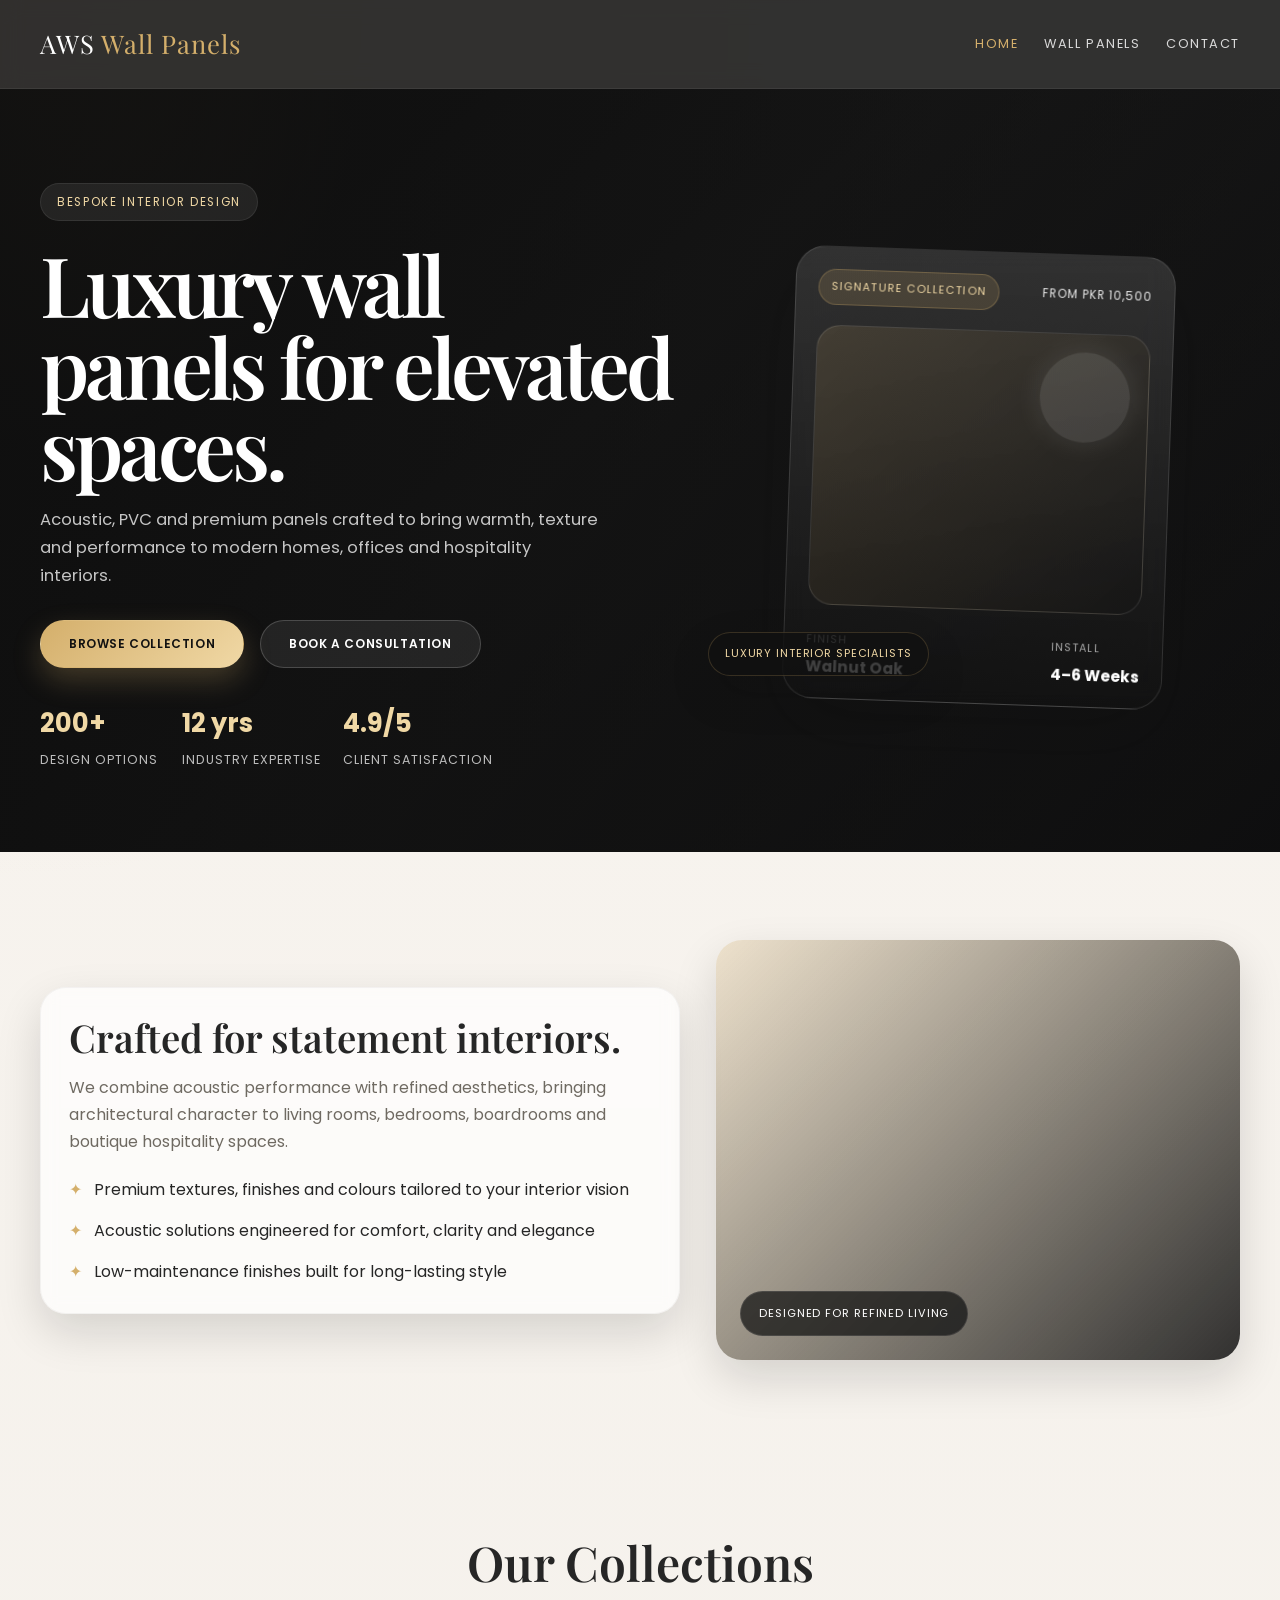
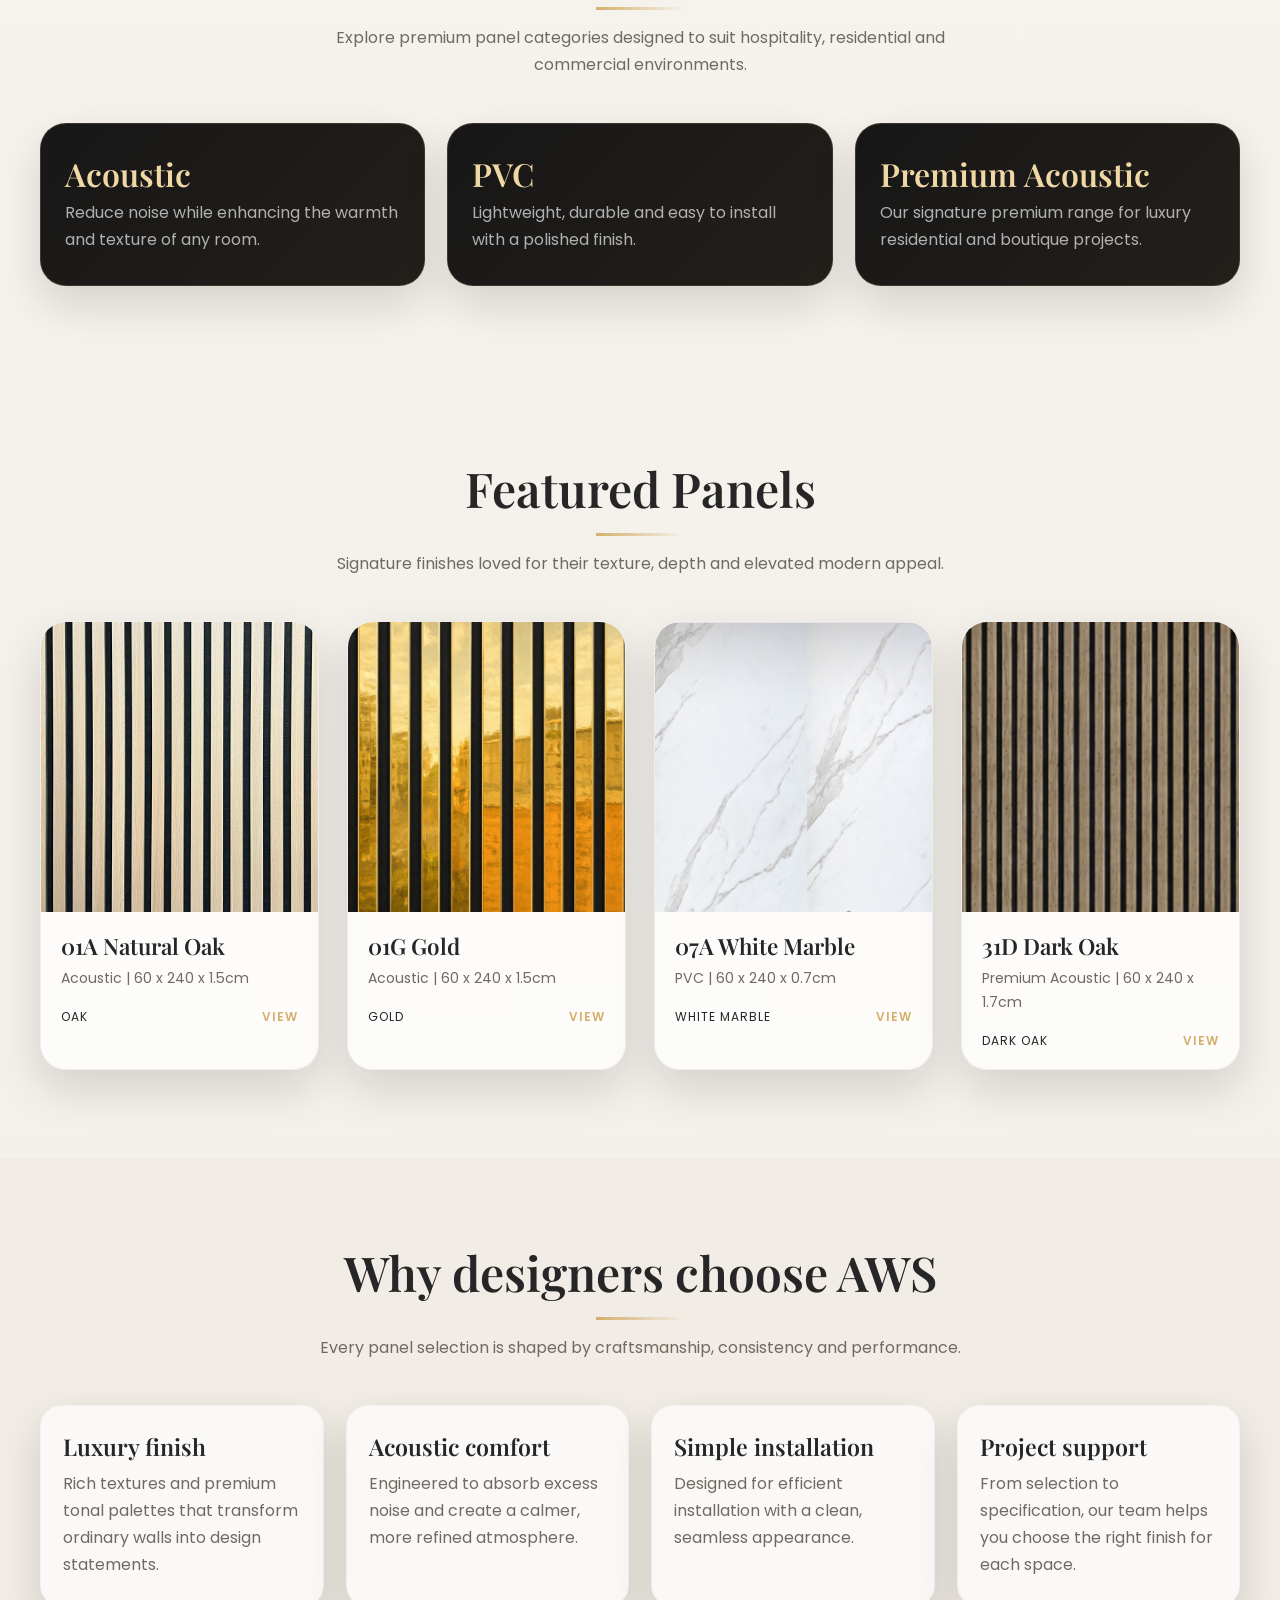
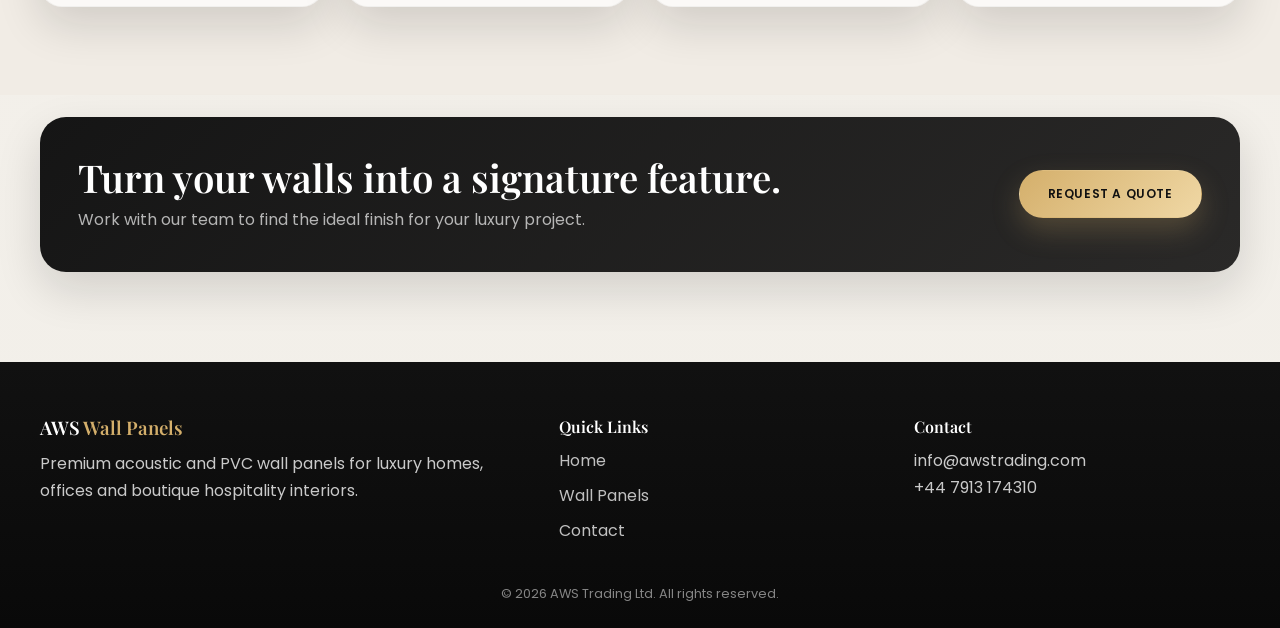
<file: index.html>
<!DOCTYPE html>
<html lang="en">

<head>
  <meta charset="UTF-8">
  <meta name="viewport" content="width=device-width, initial-scale=1.0">
  <meta name="description" content="Luxury wall panels, acoustic finishes and premium interior solutions by AWS Trading Ltd.">
  <meta name="theme-color" content="#111111">
  <title>Luxury Wall Panels | AWS Trading Ltd</title>

  <link rel="preconnect" href="https://fonts.googleapis.com">
  <link rel="preconnect" href="https://fonts.gstatic.com" crossorigin>
  <link href="https://fonts.googleapis.com/css2?family=Playfair+Display:wght@500;600;700&family=Poppins:wght@300;400;500;600;700&display=swap" rel="stylesheet">
  <link rel="stylesheet" href="css/style.css">
</head>

<body>
  <header class="header">
    <div class="container nav">
      <a href="index.html" class="logo">AWS <span>Wall Panels</span></a>
      <nav id="menu" aria-label="Main navigation"></nav>
      <button class="menu-btn" id="menuBtn" aria-label="Toggle navigation">&#9776;</button>
    </div>
  </header>

  <section class="hero">
    <div class="container hero-shell">
      <div class="hero-content reveal">
        <div class="eyebrow">Bespoke interior design</div>
        <h1>Luxury wall panels for elevated spaces.</h1>
        <p>Acoustic, PVC and premium panels crafted to bring warmth, texture and performance to modern homes, offices and hospitality interiors.</p>
        <div class="hero-actions">
          <a href="panels.html" class="btn">Browse Collection</a>
          <a href="contact.html" class="btn btn-secondary">Book a Consultation</a>
        </div>
        <div class="hero-stats">
          <div class="stat">
            <strong>200+</strong>
            <span>Design options</span>
          </div>
          <div class="stat">
            <strong>12 yrs</strong>
            <span>Industry expertise</span>
          </div>
          <div class="stat">
            <strong>4.9/5</strong>
            <span>Client satisfaction</span>
          </div>
        </div>
      </div>

      <div class="hero-visual reveal" aria-label="Luxury panel showroom">
        <div class="showcase-card">
          <div class="showcase-top">
            <span class="chip">Signature Collection</span>
            <span class="price">From PKR 10,500</span>
          </div>
          <div class="showcase-art" aria-hidden="true"></div>
          <div class="showcase-meta">
            <div>
              <span class="label">Finish</span>
              <strong>Walnut Oak</strong>
            </div>
            <div>
              <span class="label">Install</span>
              <strong>4–6 Weeks</strong>
            </div>
          </div>
        </div>
        <div class="floating-badge">Luxury interior specialists</div>
      </div>
    </div>
  </section>

  <section class="section">
    <div class="container">
      <div class="story-grid">
        <div class="story-panel reveal">
          <h3>Crafted for statement interiors.</h3>
          <p>We combine acoustic performance with refined aesthetics, bringing architectural character to living rooms, bedrooms, boardrooms and boutique hospitality spaces.</p>
          <ul class="feature-list">
            <li>Premium textures, finishes and colours tailored to your interior vision</li>
            <li>Acoustic solutions engineered for comfort, clarity and elegance</li>
            <li>Low-maintenance finishes built for long-lasting style</li>
          </ul>
        </div>
        <div class="story-visual reveal" aria-label="Luxury interior showcase"></div>
      </div>
    </div>
  </section>

  <section class="section">
    <div class="container">
      <div class="section-header">
        <h2 class="section-title">Our Collections</h2>
        <p>Explore premium panel categories designed to suit hospitality, residential and commercial environments.</p>
      </div>
      <div class="type-grid">
        <a href="panels.html?type=Acoustic" class="type-card reveal">
          <h3>Acoustic</h3>
          <p>Reduce noise while enhancing the warmth and texture of any room.</p>
        </a>
        <a href="panels.html?type=PVC" class="type-card reveal">
          <h3>PVC</h3>
          <p>Lightweight, durable and easy to install with a polished finish.</p>
        </a>
        <a href="panels.html?type=Premium Acoustic" class="type-card reveal">
          <h3>Premium Acoustic</h3>
          <p>Our signature premium range for luxury residential and boutique projects.</p>
        </a>
      </div>
    </div>
  </section>

  <section class="section">
    <div class="container">
      <div class="section-header">
        <h2 class="section-title">Featured Panels</h2>
        <p>Signature finishes loved for their texture, depth and elevated modern appeal.</p>
      </div>
      <div class="product-grid" id="featuredGrid"></div>
    </div>
  </section>

  <section class="benefits section">
    <div class="container">
      <div class="section-header">
        <h2 class="section-title">Why designers choose AWS</h2>
        <p>Every panel selection is shaped by craftsmanship, consistency and performance.</p>
      </div>
      <div class="benefit-grid">
        <div class="benefit-card reveal">
          <h3>Luxury finish</h3>
          <p>Rich textures and premium tonal palettes that transform ordinary walls into design statements.</p>
        </div>
        <div class="benefit-card reveal">
          <h3>Acoustic comfort</h3>
          <p>Engineered to absorb excess noise and create a calmer, more refined atmosphere.</p>
        </div>
        <div class="benefit-card reveal">
          <h3>Simple installation</h3>
          <p>Designed for efficient installation with a clean, seamless appearance.</p>
        </div>
        <div class="benefit-card reveal">
          <h3>Project support</h3>
          <p>From selection to specification, our team helps you choose the right finish for each space.</p>
        </div>
      </div>
    </div>
  </section>

  <section class="cta-banner">
    <div class="container">
      <div class="cta-box reveal">
        <div>
          <h3>Turn your walls into a signature feature.</h3>
          <p>Work with our team to find the ideal finish for your luxury project.</p>
        </div>
        <a href="contact.html" class="btn">Request a Quote</a>
      </div>
    </div>
  </section>

  <footer class="footer">
    <div class="container footer-box">
      <div>
        <h3>AWS <span>Wall Panels</span></h3>
        <p>Premium acoustic and PVC wall panels for luxury homes, offices and boutique hospitality interiors.</p>
      </div>
      <div>
        <h4>Quick Links</h4>
        <a href="index.html">Home</a>
        <a href="panels.html">Wall Panels</a>
        <a href="contact.html">Contact</a>
      </div>
      <div>
        <h4>Contact</h4>
        <p>info@awstrading.com</p>
        <p>+44 7913 174310</p>
      </div>
    </div>
    <p class="copyright">&copy; 2026 AWS Trading Ltd. All rights reserved.</p>
  </footer>

  <script src="js/menu.js"></script>
  <script src="js/home.js"></script>
</body>

</html>
</file>
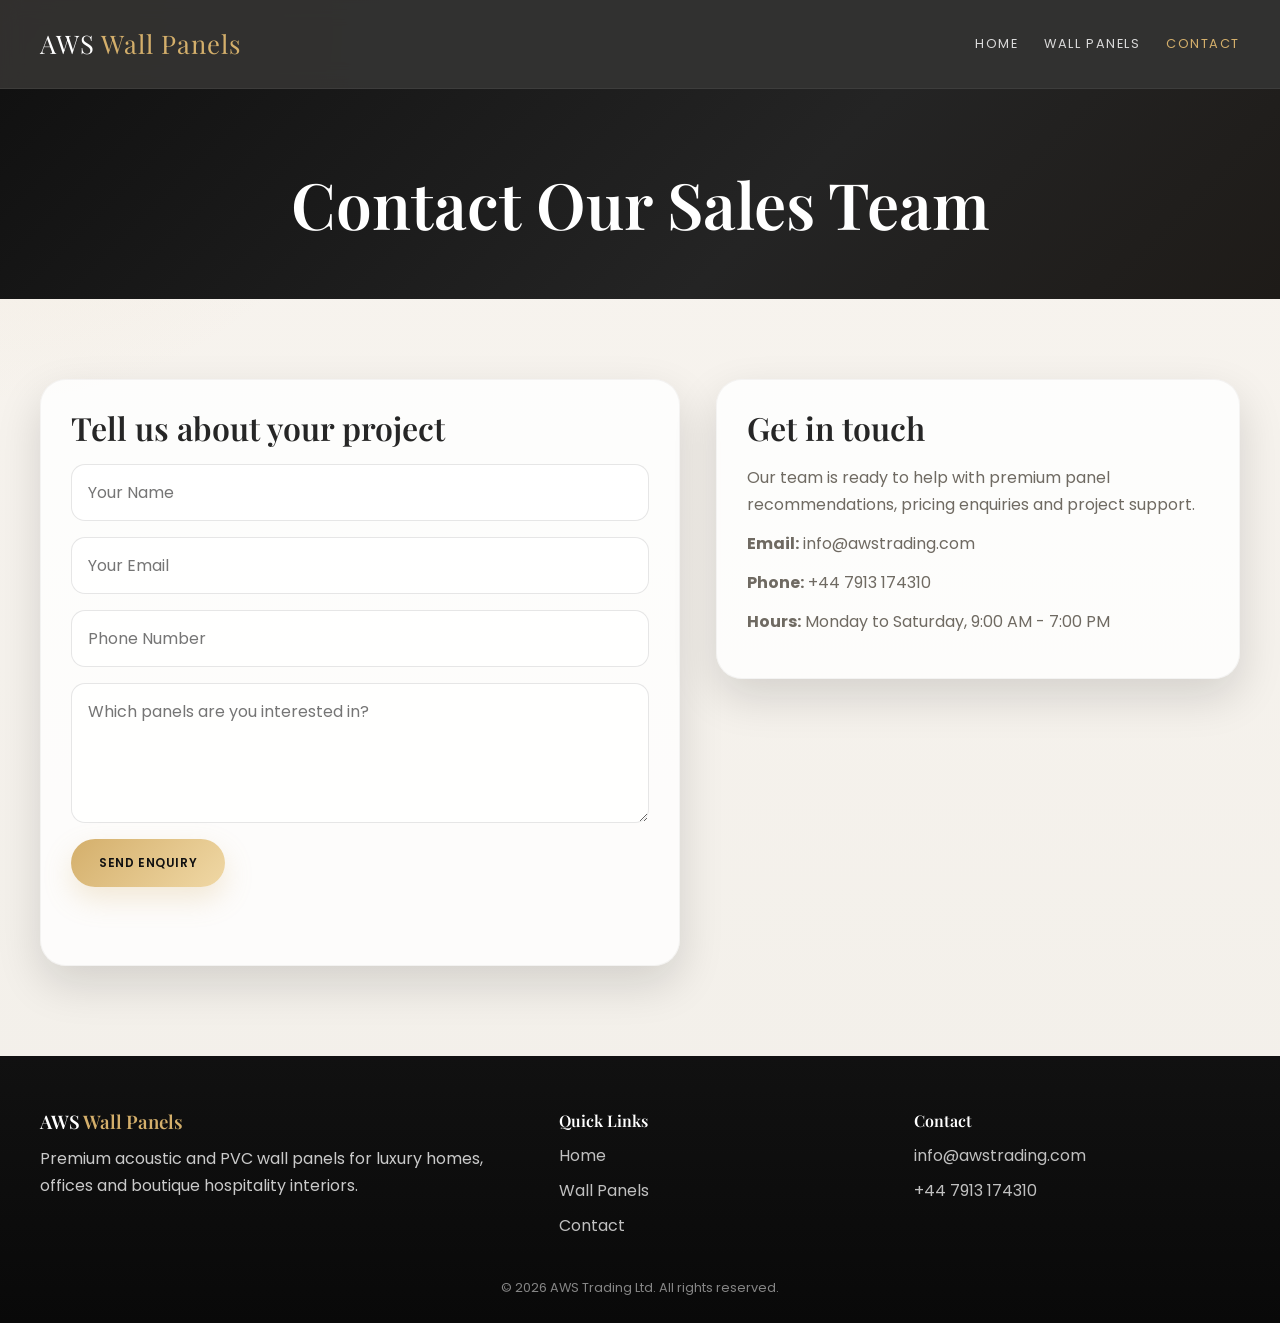
<file: contact.html>
<!DOCTYPE html>
<html lang="en">

<head>
  <meta charset="UTF-8">
  <meta name="viewport" content="width=device-width, initial-scale=1.0">
  <meta name="description"
    content="Contact AWS Trading Ltd for premium wall panels, acoustic finishes and interior design consultations.">
  <title>Contact | AWS Trading Ltd</title>

  <link rel="icon"
    href="data:image/svg+xml,<svg xmlns='http://www.w3.org/2000/svg' viewBox='0 0 100 100'><rect width='100' height='100' fill='%23111'/><text x='50' y='68' font-size='55' text-anchor='middle' fill='%23d4af6b' font-family='serif'>A</text></svg>">
  <link rel="preconnect" href="https://fonts.googleapis.com">
  <link rel="preconnect" href="https://fonts.gstatic.com" crossorigin>
  <link
    href="https://fonts.googleapis.com/css2?family=Playfair+Display:wght@500;600;700&family=Poppins:wght@300;400;500;600;700&display=swap"
    rel="stylesheet">
  <link rel="stylesheet" href="css/style.css">
</head>

<body>
  <header class="header">
    <div class="container nav">
      <a href="index.html" class="logo">AWS <span>Wall Panels</span></a>
      <nav id="menu" aria-label="Main navigation"></nav>
      <button class="menu-btn" id="menuBtn" aria-label="Toggle navigation">&#9776;</button>
    </div>
  </header>

  <section class="page-title">
    <div class="container">
      <h1>Contact Our Sales Team</h1>
    </div>
  </section>

  <section class="contact">
    <div class="container contact-grid">
      <div class="contact-panel">
        <h3>Tell us about your project</h3>
        <form class="contact-form" id="contactForm">
          <input type="text" name="name" placeholder="Your Name" required>
          <input type="email" name="email" placeholder="Your Email" required>
          <input type="tel" name="phone" placeholder="Phone Number">
          <textarea name="message" placeholder="Which panels are you interested in?" required></textarea>
          <button type="submit" class="btn">Send Enquiry</button>
          <p id="formStatus" class="form-status" aria-live="polite"></p>
        </form>
      </div>

      <div class="contact-info-box">
        <h3>Get in touch</h3>
        <p>Our team is ready to help with premium panel recommendations, pricing enquiries and project support.</p>
        <p><strong>Email:</strong> <a href="mailto:info@awstrading.com">info@awstrading.com</a></p>
        <p><strong>Phone:</strong><a href="https://wa.me/447913174310"> +44 7913 174310</a></p>
        <p><strong>Hours:</strong> Monday to Saturday, 9:00 AM - 7:00 PM</p>
      </div>
    </div>
  </section>

  <footer class="footer">
    <div class="container footer-box">
      <div>
        <h3>AWS <span>Wall Panels</span></h3>
        <p>Premium acoustic and PVC wall panels for luxury homes, offices and boutique hospitality interiors.</p>
      </div>
      <div>
        <h4>Quick Links</h4>
        <a href="index.html">Home</a>
        <a href="panels.html">Wall Panels</a>
        <a href="contact.html">Contact</a>
      </div>
      <div>
        <h4>Contact</h4>
        <a href="mailto:info@awstrading.com">info@awstrading.com</a>
        <!-- <p>+44 7913 174310</p> -->
        <a href="https://wa.me/447913174310">
          <p>+44 7913 174310</p>
        </a>
      </div>
    </div>
    <p class="copyright">&copy; 2026 AWS Trading Ltd. All rights reserved.</p>
  </footer>

  <script src="js/menu.js"></script>
  <script>
    const contactForm = document.getElementById('contactForm');
    const formStatus = document.getElementById('formStatus');

    if (contactForm && formStatus) {
      contactForm.addEventListener('submit', function (event) {
        event.preventDefault();
        formStatus.textContent = 'Thank you! Your enquiry has been received. Our team will contact you soon.';
        contactForm.reset();
      });
    }
  </script>
</body>

</html>
</file>
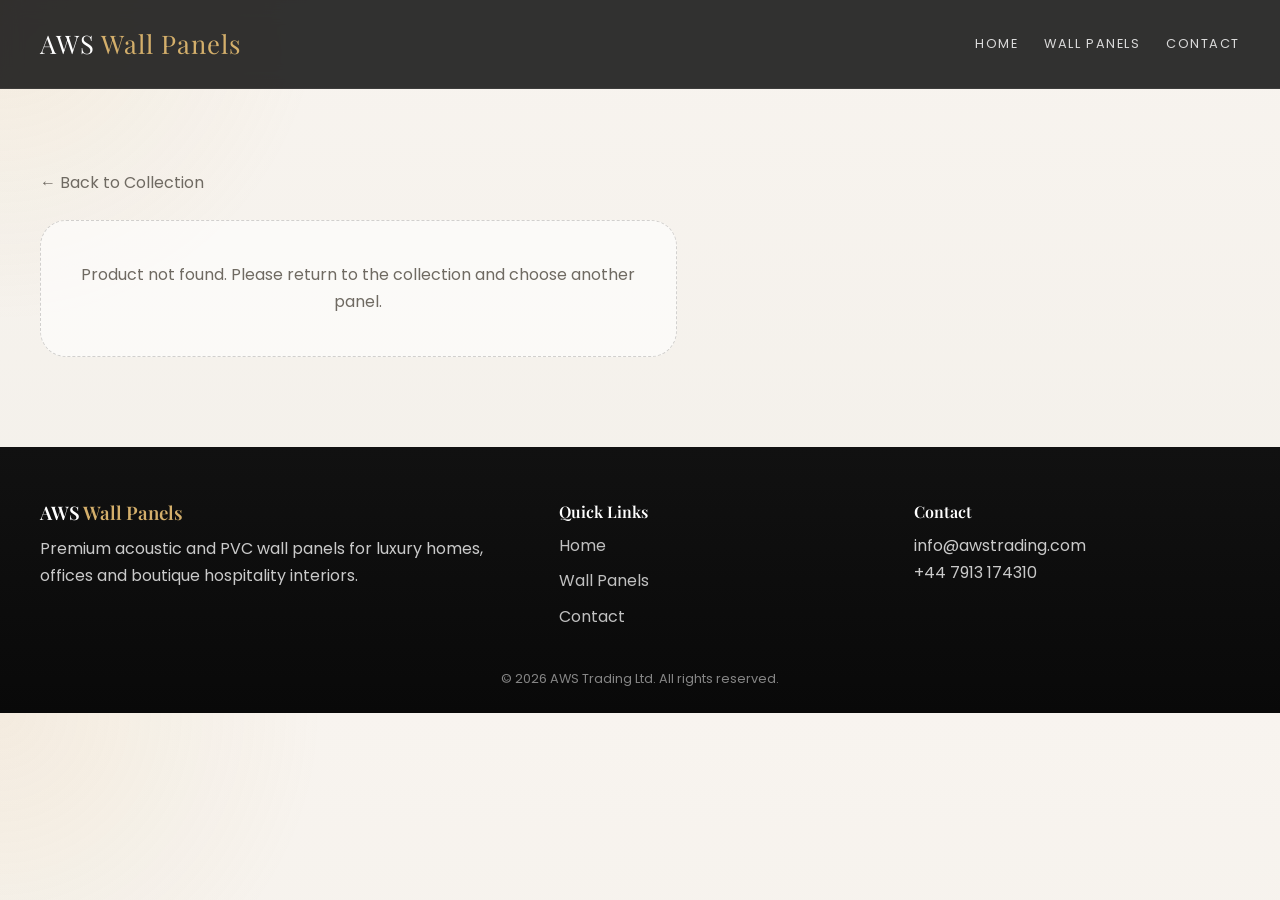
<file: product.html>
<!DOCTYPE html>
<html lang="en">

<head>
  <meta charset="UTF-8">
  <meta name="viewport" content="width=device-width, initial-scale=1.0">
  <meta name="description" content="Product details for premium wall panel finishes by AWS Trading Ltd.">
  <title>Product Details | AWS Trading Ltd</title>

  <link rel="preconnect" href="https://fonts.googleapis.com">
  <link rel="preconnect" href="https://fonts.gstatic.com" crossorigin>
  <link href="https://fonts.googleapis.com/css2?family=Playfair+Display:wght@500;600;700&family=Poppins:wght@300;400;500;600;700&display=swap" rel="stylesheet">
  <link rel="stylesheet" href="css/style.css">
</head>

<body>
  <header class="header">
    <div class="container nav">
      <a href="index.html" class="logo">AWS <span>Wall Panels</span></a>
      <nav id="menu" aria-label="Main navigation"></nav>
      <button class="menu-btn" id="menuBtn" aria-label="Toggle navigation">&#9776;</button>
    </div>
  </header>

  <section class="detail">
    <div class="container">
      <a href="panels.html" class="back">&larr; Back to Collection</a>
      <div class="detail-layout" id="detailBox"></div>
    </div>
  </section>

  <footer class="footer">
    <div class="container footer-box">
      <div>
        <h3>AWS <span>Wall Panels</span></h3>
        <p>Premium acoustic and PVC wall panels for luxury homes, offices and boutique hospitality interiors.</p>
      </div>
      <div>
        <h4>Quick Links</h4>
        <a href="index.html">Home</a>
        <a href="panels.html">Wall Panels</a>
        <a href="contact.html">Contact</a>
      </div>
      <div>
        <h4>Contact</h4>
        <p>info@awstrading.com</p>
        <p>+44 7913 174310</p>
      </div>
    </div>
    <p class="copyright">&copy; 2026 AWS Trading Ltd. All rights reserved.</p>
  </footer>

  <script src="js/menu.js"></script>
  <script src="js/product.js"></script>
</body>

</html>
</file>
<file: css/style.css>
:root {
  --black: #111111;
  --charcoal: #1b1b1b;
  --charcoal-soft: #272727;
  --gold: #d4af6b;
  --gold-soft: #f0d8a5;
  --ivory: #f7f3ee;
  --stone: #dfe0dc;
  --text: #262626;
  --muted: #6f6a62;
  --white: #ffffff;
  --shadow: 0 18px 45px rgba(17, 17, 17, 0.14);
  --shadow-lg: 0 28px 72px rgba(17, 17, 17, 0.2);
  --radius: 26px;
  --font-heading: 'Playfair Display', serif;
  --font-body: 'Poppins', sans-serif;
}

* {
  box-sizing: border-box;
  margin: 0;
  padding: 0;
}

html {
  scroll-behavior: smooth;
}

body {
  font-family: var(--font-body);
  line-height: 1.7;
  color: var(--text);
  background:
    radial-gradient(circle at top left, rgba(212, 175, 107, 0.12), transparent 22%),
    linear-gradient(180deg, #f8f4ef 0%, #f2efe9 100%);
}

img {
  display: block;
  max-width: 100%;
}

button,
input,
textarea,
select {
  font: inherit;
}

a {
  color: inherit;
  text-decoration: none;
}

h1,
h2,
h3,
h4 {
  font-family: var(--font-heading);
  line-height: 1.1;
  font-weight: 600;
}

.container {
  width: min(1200px, calc(100% - 32px));
  margin: 0 auto;
}

.reveal {
  opacity: 0;
  transform: translateY(28px);
  transition: opacity 0.8s ease, transform 0.8s ease;
}

.reveal.visible {
  opacity: 1;
  transform: translateY(0);
}

.btn {
  display: inline-flex;
  align-items: center;
  justify-content: center;
  min-height: 48px;
  padding: 0 28px;
  border-radius: 999px;
  border: 1px solid transparent;
  background: linear-gradient(135deg, var(--gold), var(--gold-soft));
  color: var(--black);
  font-weight: 600;
  letter-spacing: 0.05em;
  text-transform: uppercase;
  font-size: 12px;
  transition: transform 0.25s ease, box-shadow 0.25s ease, background 0.25s ease;
  box-shadow: 0 12px 28px rgba(212, 175, 107, 0.25);
}

.btn:hover {
  transform: translateY(-2px) scale(1.02);
  box-shadow: 0 18px 38px rgba(212, 175, 107, 0.36);
}

.btn-secondary {
  background: rgba(255, 255, 255, 0.08);
  border-color: rgba(255, 255, 255, 0.18);
  color: var(--white);
  box-shadow: none;
}

.page-title {
  background: linear-gradient(135deg, #111111, #242424 60%, #1e1b18);
  color: var(--white);
  padding: 80px 0 60px;
  text-align: center;
}

.page-title h1 {
  font-size: clamp(2.3rem, 5vw, 4rem);
}

.section {
  padding: 88px 0;
}

.section-header {
  max-width: 700px;
  margin: 0 auto 44px;
  text-align: center;
}

.section-header p {
  color: var(--muted);
}

.section-title {
  font-size: clamp(2rem, 4vw, 3rem);
  margin-bottom: 14px;
}

.section-title::after {
  content: '';
  width: 88px;
  height: 3px;
  background: linear-gradient(90deg, var(--gold), rgba(212, 175, 107, 0));
  display: block;
  margin: 18px auto 0;
}

.header {
  position: sticky;
  top: 0;
  z-index: 50;
  background: rgba(15, 15, 15, 0.85);
  backdrop-filter: blur(10px);
  border-bottom: 1px solid rgba(255, 255, 255, 0.06);
}

.nav {
  display: flex;
  justify-content: space-between;
  align-items: center;
  min-height: 88px;
  gap: 24px;
}

.logo {
  font-family: var(--font-heading);
  font-size: clamp(1.5rem, 2vw, 2rem);
  color: var(--white);
  letter-spacing: 0.04em;
}

.logo span {
  color: var(--gold);
}

.nav-links {
  display: flex;
  align-items: center;
  gap: 26px;
}

.nav-links a {
  color: rgba(255, 255, 255, 0.82);
  font-size: 0.8rem;
  letter-spacing: 0.12em;
  text-transform: uppercase;
  transition: color 0.2s ease;
}

.nav-links a:hover,
.nav-links a.active {
  color: var(--gold);
}

.menu-btn {
  display: none;
  background: transparent;
  border: 0;
  color: var(--white);
  font-size: 2rem;
  cursor: pointer;
}

.hero {
  position: relative;
  overflow: hidden;
  background: radial-gradient(circle at top left, rgba(212, 175, 107, 0.2), transparent 24%),
    linear-gradient(135deg, #101010 0%, #1b1b1b 45%, #0e0e0f 100%);
  color: var(--white);
  padding: 94px 0 80px;
}

.hero::before {
  content: '';
  position: absolute;
  inset: 0;
  background: url('https://images.unsplash.com/photo-1505693416388-ac5ce068fe85?auto=format&fit=crop&w=1600&q=80') center/cover no-repeat;
  opacity: 0.18;
  transform: scale(1.08);
  animation: drift 18s ease-in-out infinite alternate;
}

.hero::after {
  content: '';
  position: absolute;
  inset: 0;
  background: linear-gradient(90deg, rgba(15, 15, 15, 0.92) 0%, rgba(15, 15, 15, 0.72) 35%, rgba(15, 15, 15, 0.42) 100%);
}

.hero .container {
  position: relative;
  z-index: 1;
}

.hero-shell {
  display: grid;
  grid-template-columns: minmax(0, 1.1fr) minmax(280px, 0.9fr);
  gap: 40px;
  align-items: center;
}

.hero-content {
  max-width: 650px;
}

.eyebrow {
  display: inline-flex;
  align-items: center;
  gap: 8px;
  padding: 8px 16px;
  border-radius: 999px;
  background: rgba(255, 255, 255, 0.08);
  border: 1px solid rgba(255, 255, 255, 0.08);
  font-size: 0.74rem;
  letter-spacing: 0.14em;
  text-transform: uppercase;
  color: var(--gold-soft);
  margin-bottom: 22px;
}

.hero h1 {
  font-size: clamp(2.8rem, 7vw, 5.2rem);
  line-height: 0.98;
  margin-bottom: 18px;
  letter-spacing: -0.05em;
}

.hero p {
  color: rgba(255, 255, 255, 0.76);
  max-width: 560px;
  margin-bottom: 30px;
  font-size: 1.03rem;
}

.hero-actions {
  display: flex;
  align-items: center;
  gap: 16px;
  flex-wrap: wrap;
  margin-bottom: 34px;
}

.hero-stats {
  display: flex;
  flex-wrap: wrap;
  gap: 22px;
}

.stat {
  min-width: 120px;
}

.stat strong {
  display: block;
  font-size: clamp(1.3rem, 2vw, 1.8rem);
  color: var(--gold-soft);
}

.stat span {
  color: rgba(255, 255, 255, 0.72);
  font-size: 0.78rem;
  letter-spacing: 0.08em;
  text-transform: uppercase;
}

.hero-visual {
  position: relative;
  display: flex;
  justify-content: center;
  min-height: 430px;
}

.showcase-card {
  width: min(100%, 380px);
  padding: 22px 22px 18px;
  border: 1px solid rgba(255, 255, 255, 0.12);
  border-radius: 30px;
  background: linear-gradient(180deg, rgba(255, 255, 255, 0.12), rgba(17, 17, 17, 0.48));
  box-shadow: var(--shadow-lg);
  backdrop-filter: blur(12px);
  transform: rotate(2deg);
  animation: floatCard 7s ease-in-out infinite;
}

.showcase-top,
.showcase-meta {
  display: flex;
  justify-content: space-between;
  align-items: center;
  gap: 12px;
}

.chip {
  display: inline-flex;
  padding: 8px 12px;
  border-radius: 999px;
  background: rgba(212, 175, 107, 0.16);
  border: 1px solid rgba(212, 175, 107, 0.28);
  color: var(--gold-soft);
  font-size: 0.68rem;
  letter-spacing: 0.1em;
  text-transform: uppercase;
}

.price {
  font-size: 0.72rem;
  color: rgba(255, 255, 255, 0.9);
  letter-spacing: 0.08em;
  text-transform: uppercase;
}

.showcase-art {
  position: relative;
  height: 280px;
  margin: 20px 0 18px;
  border-radius: 24px;
  background:
    linear-gradient(135deg, rgba(212, 175, 107, 0.15), rgba(17, 17, 17, 0.3)),
    url('https://images.unsplash.com/photo-1484154218962-a197022b5858?auto=format&fit=crop&w=900&q=80') center/cover no-repeat;
  border: 1px solid rgba(255, 255, 255, 0.12);
  overflow: hidden;
}

.showcase-art::before {
  content: '';
  position: absolute;
  inset: 18px 18px auto auto;
  width: 90px;
  height: 90px;
  border-radius: 50%;
  background: rgba(255, 255, 255, 0.12);
  box-shadow: 0 0 30px rgba(255, 255, 255, 0.1);
}

.showcase-meta {
  padding-top: 8px;
}

.showcase-meta div {
  display: grid;
  gap: 4px;
}

.label {
  color: rgba(255, 255, 255, 0.62);
  font-size: 0.68rem;
  letter-spacing: 0.1em;
  text-transform: uppercase;
}

.showcase-meta strong {
  font-size: 0.95rem;
  color: var(--white);
}

.floating-badge {
  position: absolute;
  left: -10px;
  bottom: 28px;
  padding: 12px 16px;
  border-radius: 999px;
  background: rgba(17, 17, 17, 0.8);
  border: 1px solid rgba(212, 175, 107, 0.2);
  color: var(--gold-soft);
  letter-spacing: 0.08em;
  text-transform: uppercase;
  font-size: 0.68rem;
  box-shadow: var(--shadow);
}

.story-grid,
.contact-grid,
.detail-layout {
  display: grid;
  grid-template-columns: 1.1fr 0.9fr;
  gap: 36px;
  align-items: center;
}

.story-panel {
  background: rgba(255, 255, 255, 0.68);
  backdrop-filter: blur(8px);
  border: 1px solid rgba(17, 17, 17, 0.04);
  border-radius: var(--radius);
  box-shadow: var(--shadow);
  padding: 28px;
}

.story-panel h3 {
  font-size: clamp(1.8rem, 3vw, 2.5rem);
  margin-bottom: 16px;
}

.story-panel p {
  color: var(--muted);
  margin-bottom: 18px;
}

.feature-list {
  display: grid;
  gap: 14px;
  margin-top: 20px;
}

.feature-list li {
  list-style: none;
  display: flex;
  gap: 12px;
  color: var(--text);
}

.feature-list li::before {
  content: '✦';
  color: var(--gold);
}

.story-visual {
  position: relative;
  min-height: 420px;
  border-radius: var(--radius);
  background: linear-gradient(135deg, rgba(212, 175, 107, 0.25), rgba(17, 17, 17, 0.86)),
    url('https://images.unsplash.com/photo-1494526585095-c41746248156?auto=format&fit=crop&w=1000&q=80') center/cover no-repeat;
  box-shadow: var(--shadow);
}

.story-visual::after {
  content: 'Designed for refined living';
  position: absolute;
  left: 24px;
  bottom: 24px;
  background: rgba(17, 17, 17, 0.72);
  color: var(--white);
  padding: 12px 18px;
  border: 1px solid rgba(255, 255, 255, 0.1);
  border-radius: 999px;
  letter-spacing: 0.08em;
  text-transform: uppercase;
  font-size: 0.7rem;
}

.type-grid {
  display: grid;
  grid-template-columns: repeat(auto-fit, minmax(240px, 1fr));
  gap: 22px;
}

.type-card {
  display: block;
  padding: 32px 24px;
  border-radius: var(--radius);
  background: linear-gradient(135deg, #171717, #231f1b);
  color: var(--white);
  border: 1px solid rgba(212, 175, 107, 0.18);
  box-shadow: var(--shadow);
  transition: transform 0.25s ease, border-color 0.25s ease;
}

.type-card:hover {
  transform: translateY(-6px);
  border-color: rgba(212, 175, 107, 0.6);
}

.type-card h3 {
  color: var(--gold-soft);
  margin-bottom: 8px;
  font-size: 2rem;
}

.type-card p {
  color: rgba(255, 255, 255, 0.66);
}

.product-grid {
  display: grid;
  grid-template-columns: repeat(auto-fit, minmax(260px, 1fr));
  gap: 28px;
}

.card {
  display: block;
  background: rgba(255, 255, 255, 0.76);
  border: 1px solid rgba(17, 17, 17, 0.05);
  border-radius: var(--radius);
  overflow: hidden;
  box-shadow: var(--shadow);
  transition: transform 0.25s ease, box-shadow 0.25s ease;
}

.card:hover {
  transform: translateY(-8px);
  box-shadow: 0 24px 48px rgba(17, 17, 17, 0.14);
}

.card-image {
  position: relative;
  background: linear-gradient(135deg, #efe8dd, #d9cab3);
  overflow: hidden;
}

.card img {
  width: 100%;
  height: 290px;
  object-fit: cover;
}

.card-body {
  padding: 22px 20px 18px;
}

.card-body h3 {
  font-size: 1.4rem;
  margin-bottom: 8px;
}

.card-body p {
  color: var(--muted);
  font-size: 0.88rem;
}

.card-meta {
  display: flex;
  justify-content: space-between;
  align-items: center;
  margin-top: 16px;
  color: var(--text);
  font-size: 0.75rem;
  letter-spacing: 0.08em;
  text-transform: uppercase;
}

.card-meta span:last-child {
  color: var(--gold);
  font-weight: 600;
}

.benefits {
  background: #f1ece5;
}

.benefit-grid {
  display: grid;
  grid-template-columns: repeat(auto-fit, minmax(220px, 1fr));
  gap: 22px;
}

.benefit-card {
  background: rgba(255, 255, 255, 0.7);
  border: 1px solid rgba(17, 17, 17, 0.04);
  border-radius: 22px;
  padding: 28px 22px;
  box-shadow: var(--shadow);
}

.benefit-card h3 {
  margin-bottom: 10px;
  font-size: 1.45rem;
}

.benefit-card p {
  color: var(--muted);
}

.cta-banner {
  padding: 22px 0 90px;
}

.cta-box {
  display: flex;
  justify-content: space-between;
  align-items: center;
  gap: 24px;
  padding: clamp(22px, 3vw, 40px);
  background: linear-gradient(135deg, #151515, #2a2928);
  color: var(--white);
  border-radius: var(--radius);
  box-shadow: var(--shadow);
}

.cta-box h3 {
  font-size: clamp(1.8rem, 3vw, 2.8rem);
  margin-bottom: 8px;
}

.cta-box p {
  color: rgba(255, 255, 255, 0.68);
}

.filters {
  display: flex;
  gap: 16px;
  flex-wrap: wrap;
  margin-bottom: 22px;
}

.filters input,
.filters select,
.contact-form input,
.contact-form textarea {
  width: 100%;
  border-radius: 14px;
  border: 1px solid rgba(17, 17, 17, 0.1);
  background: rgba(255, 255, 255, 0.8);
  padding: 14px 16px;
  transition: border-color 0.2s ease, box-shadow 0.2s ease;
}

.filters input:focus,
.filters select:focus,
.contact-form input:focus,
.contact-form textarea:focus {
  outline: none;
  border-color: rgba(212, 175, 107, 0.8);
  box-shadow: 0 0 0 4px rgba(212, 175, 107, 0.12);
}

.filters input {
  flex: 1 1 260px;
}

.filters select {
  flex: 0 1 200px;
}

.result-count {
  color: var(--muted);
  font-size: 0.9rem;
  margin-bottom: 28px;
}

.detail {
  padding: 80px 0 90px;
}

.back {
  display: inline-flex;
  align-items: center;
  margin-bottom: 24px;
  color: var(--muted);
}

.back:hover {
  color: var(--gold);
}

.detail-layout {
  gap: 42px;
}

.detail-image-wrap {
  background: rgba(255, 255, 255, 0.78);
  border: 1px solid rgba(17, 17, 17, 0.04);
  border-radius: var(--radius);
  padding: 20px;
  box-shadow: var(--shadow);
}

.detail-image-wrap img {
  width: 100%;
  height: 560px;
  object-fit: cover;
  border-radius: 18px;
}

.detail-info {
  background: rgba(255, 255, 255, 0.78);
  border: 1px solid rgba(17, 17, 17, 0.04);
  border-radius: var(--radius);
  padding: 32px 28px;
  box-shadow: var(--shadow);
}

.detail-info h1 {
  font-size: clamp(2rem, 4vw, 3.2rem);
  margin-bottom: 18px;
}

.detail-info p {
  color: var(--muted);
  margin-bottom: 10px;
}

.detail-list {
  margin: 20px 0 26px;
  display: grid;
  gap: 12px;
}

.detail-list strong {
  color: var(--text);
}

.contact {
  padding: 80px 0 90px;
}

.contact-grid {
  align-items: start;
}

.contact-panel,
.contact-info-box {
  background: rgba(255, 255, 255, 0.8);
  border: 1px solid rgba(17, 17, 17, 0.04);
  border-radius: var(--radius);
  padding: 30px;
  box-shadow: var(--shadow);
}

.contact-form {
  display: grid;
  gap: 16px;
}

.contact-form textarea {
  min-height: 140px;
  resize: vertical;
}

.contact-form .btn {
  width: fit-content;
  border: none;
  cursor: pointer;
}

.contact-info-box h3,
.contact-panel h3 {
  margin-bottom: 18px;
  font-size: 2rem;
}

.contact-info-box p,
.contact-panel p {
  color: var(--muted);
  margin-bottom: 12px;
}

.form-status {
  min-height: 20px;
  color: var(--charcoal-soft);
  font-weight: 600;
}

.footer {
  padding: 56px 0 24px;
  background: linear-gradient(180deg, #111111 0%, #090909 100%);
  color: rgba(255, 255, 255, 0.78);
}

.footer-box {
  display: grid;
  grid-template-columns: 1.5fr 1fr 1fr;
  gap: 30px;
}

.footer h3,
.footer h4 {
  color: var(--white);
  margin-bottom: 12px;
}

.footer h3 span {
  color: var(--gold);
}

.footer a {
  display: block;
  margin-bottom: 8px;
  color: rgba(255, 255, 255, 0.74);
}

.footer a:hover {
  color: var(--gold);
}

.copyright {
  text-align: center;
  color: rgba(255, 255, 255, 0.5);
  font-size: 0.8rem;
  margin-top: 30px;
}

.empty-state {
  padding: 40px 20px;
  border: 1px dashed rgba(17, 17, 17, 0.18);
  border-radius: var(--radius);
  background: rgba(255, 255, 255, 0.6);
  color: var(--muted);
  text-align: center;
}

@keyframes drift {
  0% {
    transform: scale(1.08) translate3d(0, 0, 0);
  }

  100% {
    transform: scale(1.12) translate3d(-10px, 8px, 0);
  }
}

@keyframes floatCard {

  0%,
  100% {
    transform: translateY(0) rotate(2deg);
  }

  50% {
    transform: translateY(-10px) rotate(0deg);
  }
}

@media (max-width: 880px) {

  .story-grid,
  .contact-grid,
  .detail-layout,
  .footer-box,
  .hero-shell {
    grid-template-columns: 1fr;
  }

  .cta-box {
    flex-direction: column;
    align-items: flex-start;
  }

  .hero-visual {
    min-height: 310px;
  }
}

@media (max-width: 768px) {
  .menu-btn {
    display: block;
  }

  .nav {
    flex-wrap: wrap;
    padding: 18px 0;
  }

  .nav-links {
    display: none;
    width: 100%;
    flex-direction: column;
    align-items: flex-start;
    padding-top: 10px;
  }

  .nav-links.open {
    display: flex;
  }

  .nav-links a {
    width: 100%;
    padding: 10px 0;
    border-top: 1px solid rgba(255, 255, 255, 0.08);
  }

  .hero {
    padding-top: 72px;
  }

  .hero-actions {
    flex-direction: column;
    align-items: flex-start;
  }
}
</file>
